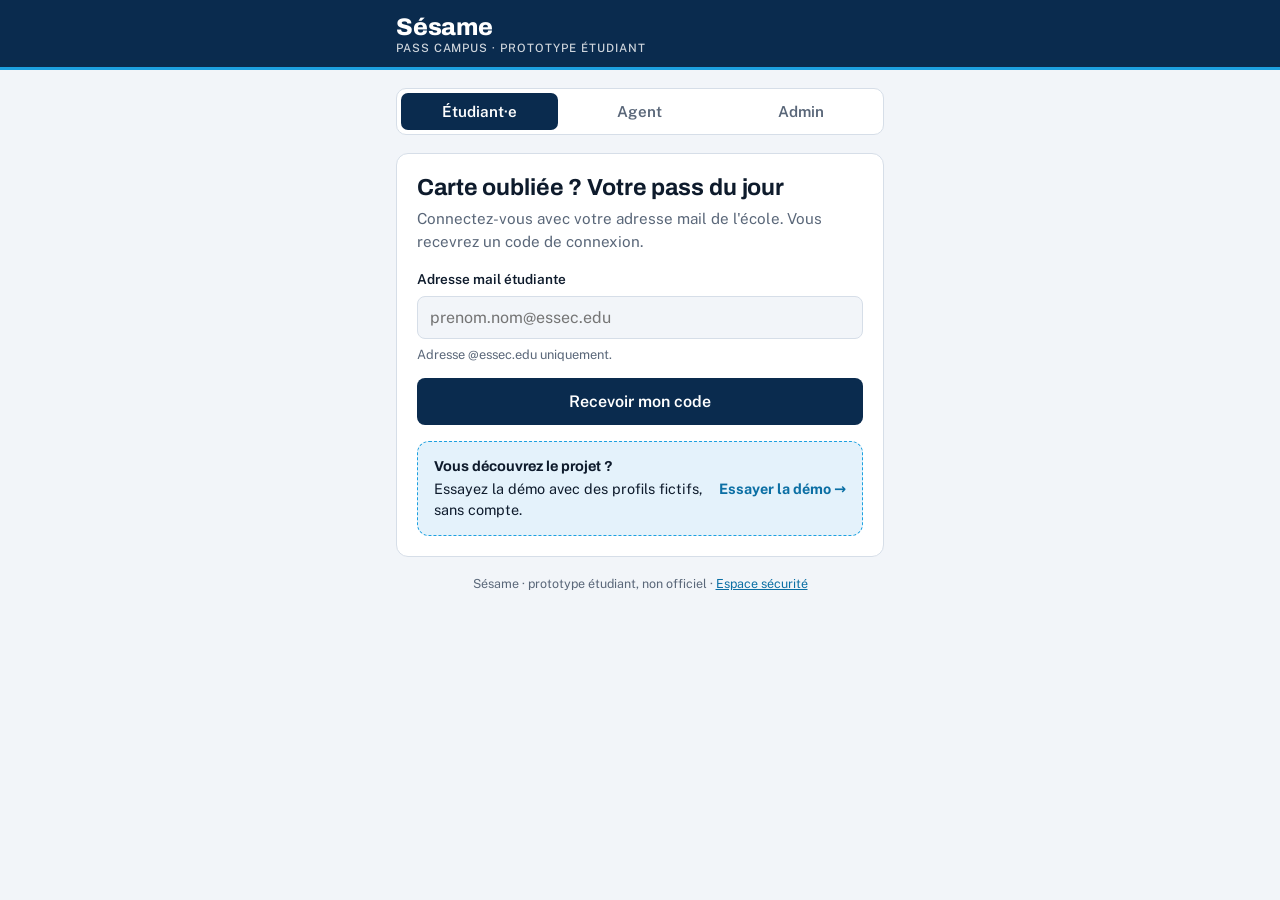
<file: site/index.html>
<!doctype html>
<html lang="fr">
<head>
<meta charset="utf-8">
<meta name="viewport" content="width=device-width,initial-scale=1,viewport-fit=cover">
<title>Sésame</title>
<meta name="description" content="Pass campus à usage unique, pour les jours où l'on a oublié sa carte étudiante.">
<meta name="theme-color" content="#0A2B4E">
<link rel="manifest" href="manifest.webmanifest">
<link rel="icon" href="icons/icon-192.png">
<link rel="apple-touch-icon" href="icons/apple-touch-icon.png">
<meta name="apple-mobile-web-app-capable" content="yes">
<meta name="mobile-web-app-capable" content="yes">
<meta name="apple-mobile-web-app-title" content="Sésame">
<meta name="apple-mobile-web-app-status-bar-style" content="black-translucent">
<link rel="preconnect" href="https://fonts.googleapis.com">
<link rel="preconnect" href="https://fonts.gstatic.com" crossorigin>
<link rel="stylesheet" href="https://fonts.googleapis.com/css2?family=Archivo:wght@500;600;700;800&family=Public+Sans:wght@400;500;600;700&family=JetBrains+Mono:wght@500;700&display=swap">
<link rel="stylesheet" href="style.css?v=5">
</head>
<body>
<header class="topbar">
  <div class="topbar-in">
    <div class="brand">Sésame<small>Pass campus · prototype étudiant</small></div>
  </div>
</header>

<main class="wrap">
  <div class="tabs" role="tablist">
    <button id="tab-etu" role="tab" aria-selected="true">Étudiant·e</button>
    <button id="tab-agent" role="tab" aria-selected="false">Agent</button>
    <a class="tab-link" href="admin.html">Admin</a>
  </div>

  <p class="note warn" id="cfgwarn" hidden>L'appli n'est pas encore reliée à sa base de données. Remplissez le fichier <b>config.js</b> (étape 2 du guide), puis remettez le site en ligne.</p>

  <!-- ================= ÉTUDIANT ================= -->
  <section id="v-etu" class="stack">

    <!-- 1. Adresse mail -->
    <div class="panel" id="s-email" hidden>
      <div>
        <h1 class="h">Carte oubliée ? Votre pass du jour</h1>
        <p class="lead">Connectez-vous avec votre adresse mail de l'école. Vous recevrez un code de connexion.</p>
      </div>
      <form id="f-email" novalidate>
        <label class="f">Adresse mail étudiante
          <input type="email" id="e-email" autocomplete="email" inputmode="email" placeholder="prenom.nom@essec.edu">
          <span class="hint" id="e-hint">Adresse @essec.edu uniquement.</span>
        </label>
        <p class="err" id="e-err" hidden></p>
        <button class="btn" type="submit" id="e-submit">Recevoir mon code</button>
      </form>
      <a class="demo-cta" href="demo.html">
        <span><b>Vous découvrez le projet ?</b>Essayez la démo avec des profils fictifs, sans compte.</span>
        <span class="demo-cta-go">Essayer la démo →</span>
      </a>
    </div>

    <!-- 2. Code reçu -->
    <div class="panel" id="s-code" hidden>
      <div>
        <h2 class="h">Entrez le code reçu par mail</h2>
        <p class="lead">Envoyé à <b id="c-to"></b>. Regardez aussi dans les courriers indésirables.</p>
      </div>
      <form id="f-code" novalidate>
        <label class="f">Code de connexion
          <input type="text" id="k-code" class="mono otp" inputmode="numeric" autocomplete="one-time-code" maxlength="10" placeholder="123456">
        </label>
        <p class="err" id="k-err" hidden></p>
        <button class="btn" type="submit" id="k-submit">Valider</button>
      </form>
      <div class="row-links">
        <button class="linkish" id="k-resend">Renvoyer le code</button>
        <button class="linkish" id="k-change">Changer d'adresse</button>
      </div>
    </div>

    <!-- 3. Inscription -->
    <div class="panel" id="s-reg" hidden>
      <div>
        <h2 class="h">Créez votre profil</h2>
        <p class="lead">Une seule fois. L'agent de sécurité verra votre photo, votre nom et votre numéro étudiant.</p>
      </div>
      <form id="f-reg" novalidate>
        <div class="row2">
          <label class="f">Prénom<input type="text" id="r-prenom" autocomplete="given-name"></label>
          <label class="f">Nom<input type="text" id="r-nom" autocomplete="family-name"></label>
        </div>
        <label class="f">Numéro étudiant
          <input type="text" id="r-b00" class="mono" placeholder="B00123456" maxlength="9" autocomplete="off" autocapitalize="characters">
          <span class="hint">B00 suivi de 6 chiffres</span>
        </label>
        <div class="photo-pick">
          <div class="ph" id="r-ph">Aucune photo</div>
          <div class="photo-txt">
            <span class="btn ghost">Prendre ma photo<input type="file" id="r-photo" accept="image/*" capture="user"></span>
            <span class="hint">Visage de face, bien éclairé. Elle ne pourra plus être modifiée ensuite.</span>
          </div>
        </div>
        <fieldset class="pinset">
          <legend>Votre code personnel</legend>
          <p class="hint">6 chiffres, à taper à chaque fois que vous générez un QR. Ne le donnez à personne.</p>
          <div class="row2">
            <label class="f">Code<input type="password" id="r-pin" class="mono pin" inputmode="numeric" maxlength="6" autocomplete="new-password"></label>
            <label class="f">Confirmer<input type="password" id="r-pin2" class="mono pin" inputmode="numeric" maxlength="6" autocomplete="new-password"></label>
          </div>
        </fieldset>
        <label class="check"><input type="checkbox" id="r-consent">
          <span>J'accepte que mes données soient utilisées pour le contrôle d'accès, comme décrit ci-dessous.</span></label>
        <details class="privacy-box"><summary>Ce que nous faisons de vos données</summary><div class="privacy"></div></details>
        <p class="err" id="r-err" hidden></p>
        <button class="btn" type="submit" id="r-submit">Créer mon pass</button>
      </form>
      <button class="linkish center" data-signout>Se déconnecter</button>
    </div>

    <!-- 3 bis. Consentement (comptes créés avant la v2) -->
    <div class="panel" id="s-consent" hidden>
      <div>
        <h2 class="h">Votre accord pour continuer</h2>
        <p class="lead">Nous avons ajouté une notice sur l'utilisation de vos données. Lisez-la, puis acceptez pour continuer à utiliser Sésame.</p>
      </div>
      <div class="privacy privacy-open"></div>
      <p class="err" id="g-err" hidden></p>
      <button class="btn" id="g-accept">J'accepte</button>
      <button class="linkish center" data-signout>Se déconnecter</button>
    </div>

    <!-- 3 ter. Nouvelle photo demandée par l'admin -->
    <div class="panel" id="s-photo" hidden>
      <div>
        <h2 class="h">Nouvelle photo demandée</h2>
        <p class="lead">L'équipe sécurité vous demande une photo plus récente ou plus nette. Visage de face, bien éclairé.</p>
      </div>
      <div class="photo-pick">
        <div class="ph" id="p-ph">Aucune photo</div>
        <span class="btn ghost">Prendre ma photo<input type="file" id="p-photo" accept="image/*" capture="user"></span>
      </div>
      <p class="err" id="p-err" hidden></p>
      <button class="btn" id="p-save">Enregistrer la photo</button>
    </div>

    <!-- 3 quater. Création du code personnel -->
    <div class="panel" id="s-setpin" hidden>
      <div>
        <h2 class="h">Choisissez votre code personnel</h2>
        <p class="lead">6 chiffres. Il vous sera demandé à chaque fois que vous générez un QR, pour être sûr que c'est bien vous. Ne le donnez à personne.</p>
      </div>
      <form id="f-setpin" novalidate>
        <div class="row2">
          <label class="f">Code<input type="password" id="n-pin" class="mono pin" inputmode="numeric" maxlength="6" autocomplete="new-password"></label>
          <label class="f">Confirmer<input type="password" id="n-pin2" class="mono pin" inputmode="numeric" maxlength="6" autocomplete="new-password"></label>
        </div>
        <p class="err" id="n-err" hidden></p>
        <button class="btn" type="submit" id="n-submit">Enregistrer mon code</button>
      </form>
      <button class="linkish center" data-signout>Se déconnecter</button>
    </div>

    <!-- 4. Carte + QR -->
    <div class="stack" id="stu-card" hidden>
      <div class="panel idcard">
        <div class="badge">
          <img id="c-photo" alt="Votre photo">
          <div class="who"><div class="name" id="c-name"></div><div class="b00" id="c-b00"></div></div>
        </div>
        <div class="quota"><span id="c-quota"></span><span class="dots" id="c-dots"></span></div>
      </div>

      <div class="panel">
        <div class="qrbox" id="c-qrbox" hidden>
          <div class="qr-frame">
            <div id="qr" aria-label="QR code à présenter à l'agent"></div>
          </div>
          <div class="qr-live" id="qr-live" hidden>
            <div class="qr-live-row"><span class="live-dot" aria-hidden="true"></span><b>En direct</b><span class="mono" id="qr-clock"></span><span class="qr-secs" id="qr-secs"></span></div>
            <div class="qr-track" aria-hidden="true"><i id="qr-bar"></i></div>
          </div>
          <div class="code" id="c-code"></div>
          <p class="meta">Nouveau QR toutes les 10 secondes : une capture d'écran ne passe pas.<br>Usage unique · valable aujourd'hui · montez la luminosité.</p>
          <button class="linkish" type="button" id="c-hide">Masquer le QR</button>
        </div>
        <form class="pinform" id="c-pinform" novalidate hidden>
          <label class="f">Votre code personnel
            <input type="password" id="c-pin" class="mono pin otp" inputmode="numeric" maxlength="6" autocomplete="off">
          </label>
          <p class="err" id="c-pin-err" hidden></p>
          <button class="btn big" type="submit" id="c-pin-ok">Valider</button>
          <button class="linkish center" type="button" id="c-pin-cancel">Annuler</button>
        </form>
        <div class="used-state" id="c-used" hidden><strong id="c-used-t"></strong><span>Ce QR ne fonctionne plus. Bonne journée !</span></div>
        <button class="btn big" id="c-gen" hidden>Générer un QR</button>
        <div class="alert" id="c-alert" hidden>
          <strong id="c-alert-t"></strong>
          <p id="c-alert-p"></p>
          <p class="reg" id="c-reg" hidden>Registraire : <a href="mailto:registraire@essec.edu">registraire@essec.edu</a></p>
        </div>
        <p class="err" id="c-err" hidden></p>
      </div>

      <div class="note install" id="install" hidden>
        <div><b>Installez Sésame sur votre téléphone</b><span id="install-txt"></span></div>
        <div class="install-actions">
          <button class="btn small" id="install-btn" hidden>Installer</button>
          <button class="linkish" id="install-x">Plus tard</button>
        </div>
      </div>

      <details class="panel mydata" id="mydata">
        <summary>Mes données</summary>
        <div class="privacy"></div>
        <div class="danger">
          <button class="btn ghost danger-btn" id="d-ask">Supprimer mon compte</button>
          <div class="confirm" id="d-confirm" hidden>
            <p>Votre profil, votre photo et vos QR seront supprimés définitivement. L'historique des passages (numéro B00, date et heure) est conservé.</p>
            <div class="confirm-actions">
              <button class="btn danger-solid" id="d-yes">Oui, supprimer</button>
              <button class="linkish" id="d-no">Annuler</button>
            </div>
          </div>
          <p class="err" id="d-err" hidden></p>
        </div>
      </details>

      <button class="linkish center" data-signout>Se déconnecter</button>
    </div>
  </section>

  <!-- ================= AGENT ================= -->
  <section id="v-agent" hidden>
    <div class="panel" id="ag-lock">
      <div><h2 class="h">Accès agent</h2><p class="lead">Entrez le code PIN du poste de sécurité.</p></div>
      <form id="f-pin" novalidate>
        <label class="f">Code PIN<input type="password" id="pin" inputmode="numeric" autocomplete="off"></label>
        <p class="err" id="pin-err" hidden></p>
        <button class="btn" type="submit" id="pin-submit">Déverrouiller</button>
      </form>
    </div>

    <div class="stack" id="ag-main" hidden>
      <div class="panel" id="ag-scanner">
        <div class="cam" id="cam">
          <video id="video" playsinline muted></video>
          <div class="frame" aria-hidden="true"><i></i><i></i><i></i><i></i></div>
          <button class="torch" id="torch" hidden aria-pressed="false">Lampe</button>
          <div class="cam-idle" id="cam-idle">
            <button class="btn big" id="cam-start">Activer la caméra</button>
            <p class="meta" id="cam-msg">Pointez ensuite le téléphone vers le QR : la vérification est automatique.</p>
          </div>
        </div>
        <p class="busy" id="ag-busy" hidden>Vérification…</p>
        <div class="or">si la caméra ne marche pas</div>
        <form class="manual" id="f-man" novalidate>
          <input type="text" id="man" class="mono" placeholder="K7QF-2MXP-0427" maxlength="14" autocomplete="off" autocapitalize="characters" aria-label="Code écrit sous le QR">
          <button class="btn" type="submit">Vérifier</button>
        </form>
        <span class="btn ghost">Prendre le QR en photo<input type="file" id="snap" accept="image/*" capture="environment"></span>
      </div>

      <div id="ag-result" class="stack" hidden>
        <div class="verdict">
          <div class="band" id="v-band"><b id="v-title"></b><span id="v-sub"></span></div>
          <div class="badge" id="v-badge" hidden>
            <img id="v-photo" alt="">
            <div class="who"><div class="name" id="v-name"></div><div class="b00" id="v-b00"></div></div>
          </div>
          <div class="vweek" id="v-week" hidden>
            <div class="vweek-head">Cette semaine</div>
            <div class="vweek-stats" id="v-week-stats"></div>
            <ul class="vweek-list" id="v-week-list"></ul>
          </div>
        </div>
        <button class="btn big next" id="v-next"><span>Scanner le suivant</span><i class="countdown" id="v-count"></i></button>
      </div>

      <div class="panel" id="ag-hist">
        <div class="hist-head">
          <h2 class="h">Passages du jour</h2>
          <div class="hist-tools">
            <button class="linkish" id="snd" aria-pressed="true">Son activé</button>
            <button class="linkish" id="h-refresh">Actualiser</button>
          </div>
        </div>
        <div class="chips" id="h-sum"></div>
        <ol class="hist" id="h-list"></ol>
        <p class="meta" id="h-empty" hidden>Aucun scan enregistré aujourd'hui.</p>
        <p class="err" id="h-err" hidden></p>
      </div>

      <button class="linkish center" id="ag-lockbtn">Verrouiller le poste</button>
    </div>
  </section>

  <footer class="foot">
    Sésame · prototype étudiant, non officiel · <a href="admin.html">Espace sécurité</a>
  </footer>
</main>

<template id="tpl-privacy">
  <p><b>Qui ?</b> Sésame est un prototype réalisé par des étudiant·es, testé avec l'équipe sécurité du campus. Ce n'est pas un service officiel de l'école.</p>
  <p><b>Quelles données ?</b> Votre adresse mail, vos prénom et nom, votre numéro étudiant (B00), votre photo, et l'historique de vos passages (date, heure, résultat du scan).</p>
  <p><b>Pourquoi ?</b> Uniquement pour permettre à l'agent de sécurité de vérifier votre identité les jours où vous avez oublié votre carte.</p>
  <p><b>Qui les voit ?</b> Les agents de sécurité au moment du scan, l'équipe sécurité dans son espace de suivi, et l'équipe du projet. Elles ne sont ni vendues ni partagées avec d'autres services.</p>
  <p><b>Où ?</b> Chez notre hébergeur de base de données (Supabase), dans l'Union européenne.</p>
  <p><b>Combien de temps ?</b> Votre profil et votre photo sont conservés jusqu'à ce que vous supprimiez votre compte. L'historique des passages est conservé pour le suivi de la sécurité, même après la suppression du compte.</p>
  <p><b>Vos droits.</b> Vous pouvez consulter, corriger ou supprimer vos données : bouton « Supprimer mon compte » dans « Mes données », ou en écrivant à <span class="contact"></span>.</p>
</template>

<script src="config.js?v=5"></script>
<script src="demo-server.js?v=5"></script>
<script src="common.js?v=5"></script>
<script src="vendor/qrcode.js"></script>
<script src="vendor/jsQR.js"></script>
<script src="app.js?v=5"></script>
</body>
</html>
</file>
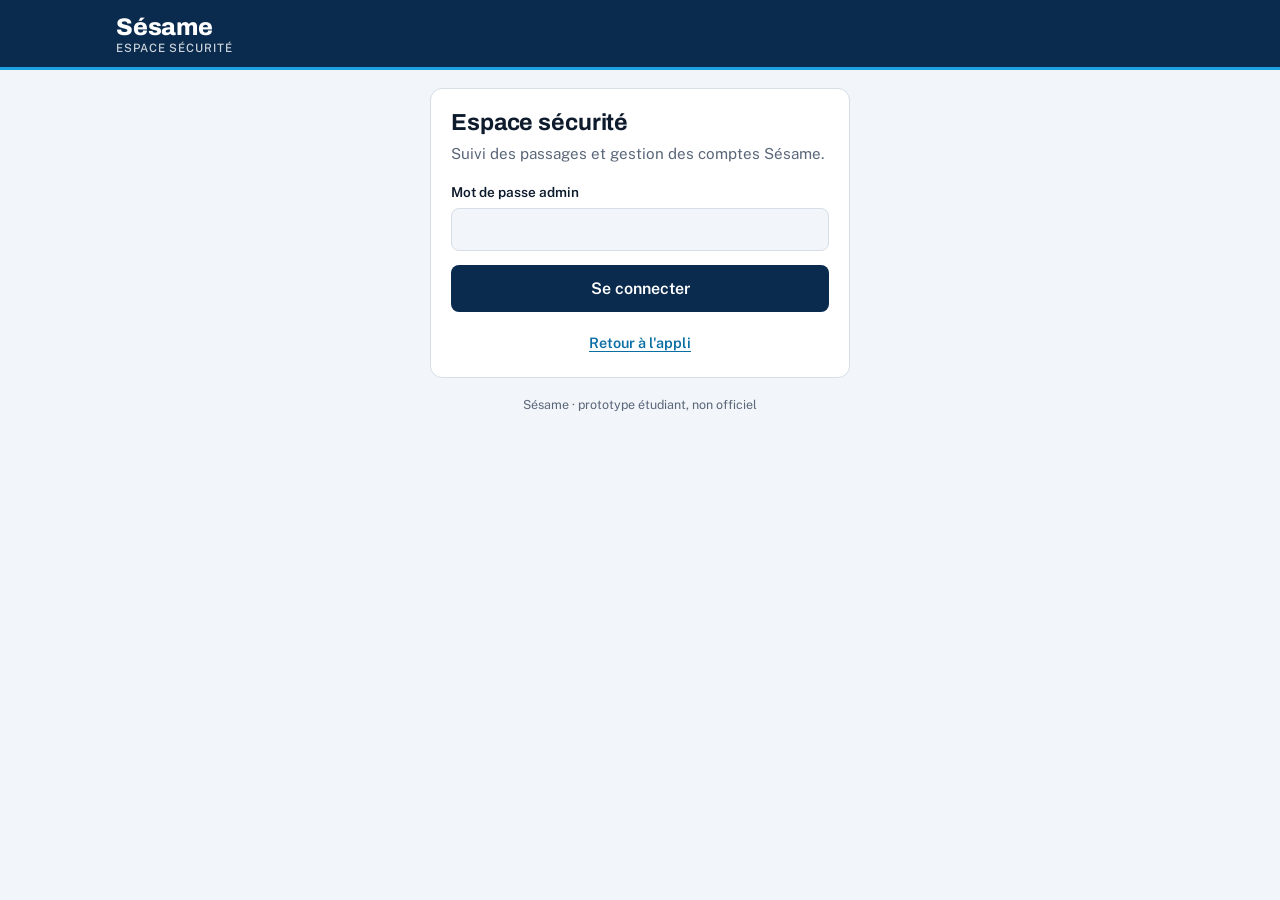
<file: site/admin.html>
<!doctype html>
<html lang="fr">
<head>
<meta charset="utf-8">
<meta name="viewport" content="width=device-width,initial-scale=1,viewport-fit=cover">
<title>Sésame · Espace sécurité</title>
<meta name="robots" content="noindex">
<meta name="theme-color" content="#0A2B4E">
<link rel="icon" href="icons/icon-192.png">
<link rel="preconnect" href="https://fonts.googleapis.com">
<link rel="preconnect" href="https://fonts.gstatic.com" crossorigin>
<link rel="stylesheet" href="https://fonts.googleapis.com/css2?family=Archivo:wght@500;600;700;800&family=Public+Sans:wght@400;500;600;700&family=JetBrains+Mono:wght@500;700&display=swap">
<link rel="stylesheet" href="style.css?v=5">
</head>
<body class="wide">
<header class="topbar">
  <div class="topbar-in">
    <div class="brand">Sésame<small>Espace sécurité</small></div>
    <button class="linkish" id="logout" hidden>Se déconnecter</button>
  </div>
</header>

<main class="wrap">
  <p class="note warn" id="cfgwarn" hidden>L'appli n'est pas encore reliée à sa base de données (config.js).</p>

  <!-- Connexion -->
  <div class="panel login" id="a-login">
    <div><h1 class="h">Espace sécurité</h1><p class="lead">Suivi des passages et gestion des comptes Sésame.</p></div>
    <form id="f-login" novalidate>
      <label class="f">Mot de passe admin<input type="password" id="a-pw" autocomplete="current-password"></label>
      <p class="err" id="a-err" hidden></p>
      <button class="btn" type="submit" id="a-submit">Se connecter</button>
    </form>
    <a class="linkish center" href="./">Retour à l'appli</a>
  </div>

  <div class="stack" id="a-main" hidden>
    <p class="note warn" id="a-default" hidden>Le mot de passe admin est encore celui par défaut. Changez-le dans <b>Réglages</b>.</p>

    <nav class="admin-nav" role="tablist">
      <button role="tab" data-tab="overview" aria-selected="true">Vue d'ensemble</button>
      <button role="tab" data-tab="history" aria-selected="false">Historique</button>
      <button role="tab" data-tab="students" aria-selected="false">Étudiants</button>
      <button role="tab" data-tab="settings" aria-selected="false">Réglages</button>
    </nav>

    <!-- Vue d'ensemble -->
    <section class="stack" id="t-overview">
      <div class="kpis">
        <div class="kpi ok"><span class="eyebrow">Aujourd'hui</span><span class="v" id="k-today-ok">–</span><span class="s">passages autorisés</span></div>
        <div class="kpi bad"><span class="eyebrow">Aujourd'hui</span><span class="v" id="k-today-bad">–</span><span class="s">scans refusés</span></div>
        <div class="kpi"><span class="eyebrow">Cette semaine</span><span class="v" id="k-week-ok">–</span><span class="s" id="k-week-s">passages autorisés</span></div>
        <div class="kpi"><span class="eyebrow">Inscrits</span><span class="v" id="k-students">–</span><span class="s" id="k-students-s">étudiants</span></div>
      </div>
      <div class="panel">
        <div class="row-end">
          <h2 class="h">14 derniers jours</h2>
          <div class="legend"><span><i style="background:var(--ok)"></i>Autorisés</span><span><i style="background:var(--bad)"></i>Refusés</span></div>
        </div>
        <div id="chart"></div>
      </div>
      <div class="panel">
        <div class="row-end"><h2 class="h">Derniers scans</h2><button class="linkish" data-goto="history">Tout l'historique</button></div>
        <div class="table-wrap"><table class="t"><thead><tr><th>Date</th><th>Heure</th><th>Étudiant·e</th><th>B00</th><th>Résultat</th></tr></thead><tbody id="o-last"></tbody></table></div>
      </div>
    </section>

    <!-- Historique -->
    <section class="stack" id="t-history" hidden>
      <div class="panel">
        <form class="filters" id="f-hist" novalidate>
          <label class="f">Rechercher<input type="search" id="h-q" placeholder="Nom, prénom ou B00"></label>
          <label class="f">Du<input type="date" id="h-from"></label>
          <label class="f">Au<input type="date" id="h-to"></label>
          <button class="btn" type="submit">Filtrer</button>
        </form>
        <div class="row-end">
          <span class="meta" id="h-count"></span>
          <button class="btn ghost small" id="h-csv">Exporter en CSV</button>
        </div>
        <div class="table-wrap"><table class="t"><thead><tr><th>Date</th><th>Heure</th><th>Étudiant·e</th><th>B00</th><th>Code QR</th><th>Résultat</th></tr></thead><tbody id="h-rows"></tbody></table></div>
        <button class="btn ghost" id="h-more" hidden>Afficher plus</button>
        <p class="err" id="h-err" hidden></p>
      </div>
    </section>

    <!-- Étudiants -->
    <section class="stack" id="t-students" hidden>
      <div class="panel" id="sd" hidden>
        <div class="row-end"><h2 class="h" id="sd-name"></h2><button class="linkish" id="sd-close">Fermer</button></div>
        <div class="student-detail">
          <img id="sd-photo" alt="">
          <div class="stack">
            <dl class="facts">
              <dt>B00</dt><dd class="b00" id="sd-b00"></dd>
              <dt>Mail</dt><dd id="sd-email"></dd>
              <dt>Inscrit·e le</dt><dd id="sd-created"></dd>
              <dt>Accord RGPD</dt><dd id="sd-consent"></dd>
              <dt>Code personnel</dt><dd id="sd-pin"></dd>
            </dl>
            <div class="chips" id="sd-chips"></div>
          </div>
        </div>
        <div class="actions">
          <button class="btn small" id="sd-block"></button>
          <button class="btn ghost small" id="sd-reset">Remettre le compteur de la semaine à zéro</button>
          <button class="btn ghost small" id="sd-photo-btn">Demander une nouvelle photo</button>
          <button class="btn ghost small" id="sd-pin-btn">Réinitialiser le code personnel</button>
          <button class="btn ghost small danger-btn" id="sd-del">Supprimer le compte</button>
        </div>
        <div class="confirm" id="sd-confirm" hidden>
          <p>Le profil, la photo et les QR de cet étudiant seront supprimés. L'historique des passages est conservé.</p>
          <div class="confirm-actions"><button class="btn small danger-solid" id="sd-del-yes">Oui, supprimer</button><button class="linkish" id="sd-del-no">Annuler</button></div>
        </div>
        <p class="ok-msg" id="sd-ok" hidden></p>
        <p class="err" id="sd-err" hidden></p>
        <div>
          <div class="eyebrow">50 derniers scans</div>
          <ul class="vweek-list" id="sd-scans"></ul>
        </div>
      </div>

      <div class="panel">
        <form class="manual" id="f-stu" novalidate>
          <input type="search" id="s-q" placeholder="Rechercher : nom, B00 ou mail" aria-label="Rechercher un étudiant">
          <button class="btn" type="submit">Rechercher</button>
        </form>
        <span class="meta" id="s-count"></span>
        <div class="table-wrap"><table class="t"><thead><tr><th>Étudiant·e</th><th>B00</th><th>QR semaine</th><th>Passages</th><th>Dernier passage</th><th>Statut</th></tr></thead><tbody id="s-rows"></tbody></table></div>
        <p class="err" id="s-err" hidden></p>
      </div>
    </section>

    <!-- Réglages -->
    <section class="stack" id="t-settings" hidden>
      <div class="settings">
        <div class="panel setting">
          <h2 class="h">QR par semaine</h2>
          <p class="lead">Nombre maximum de QR qu'un étudiant peut générer du lundi au dimanche.</p>
          <form id="f-limit" novalidate><div class="inline"><input type="number" id="set-limit" min="1" max="99" inputmode="numeric" aria-label="QR par semaine"><button class="btn" type="submit">Enregistrer</button></div>
          <p class="ok-msg" hidden></p><p class="err" hidden></p></form>
        </div>
        <div class="panel setting">
          <h2 class="h">Code PIN des agents</h2>
          <p class="lead">4 à 8 chiffres. Les agents connectés devront saisir le nouveau code.</p>
          <form id="f-pin" novalidate><div class="inline"><input type="text" id="set-pin" inputmode="numeric" autocomplete="off" aria-label="Code PIN des agents"><button class="btn" type="submit">Enregistrer</button></div>
          <p class="ok-msg" hidden></p><p class="err" hidden></p></form>
        </div>
        <div class="panel setting">
          <h2 class="h">Adresses autorisées</h2>
          <p class="lead">Seules les adresses de ce domaine peuvent s'inscrire. Laissez vide pour toutes les accepter (tests).</p>
          <form id="f-domain" novalidate><div class="inline"><input type="text" id="set-domain" placeholder="essec.edu" autocomplete="off" aria-label="Domaine des adresses mail"><button class="btn" type="submit">Enregistrer</button></div>
          <p class="ok-msg" hidden></p><p class="err" hidden></p></form>
        </div>
        <div class="panel setting">
          <h2 class="h">Mot de passe admin</h2>
          <p class="lead">8 caractères minimum.</p>
          <form id="f-pw" novalidate>
            <input type="password" id="set-pw" autocomplete="new-password" placeholder="Nouveau mot de passe" aria-label="Nouveau mot de passe">
            <input type="password" id="set-pw2" autocomplete="new-password" placeholder="Confirmer" aria-label="Confirmer le mot de passe">
            <button class="btn" type="submit">Changer le mot de passe</button>
            <p class="ok-msg" hidden></p><p class="err" hidden></p>
          </form>
        </div>
      </div>
    </section>
  </div>

  <footer class="foot">Sésame · prototype étudiant, non officiel</footer>
</main>

<script src="config.js?v=5"></script>
<script src="demo-server.js?v=5"></script>
<script src="common.js?v=5"></script>
<script src="admin.js?v=5"></script>
</body>
</html>
</file>
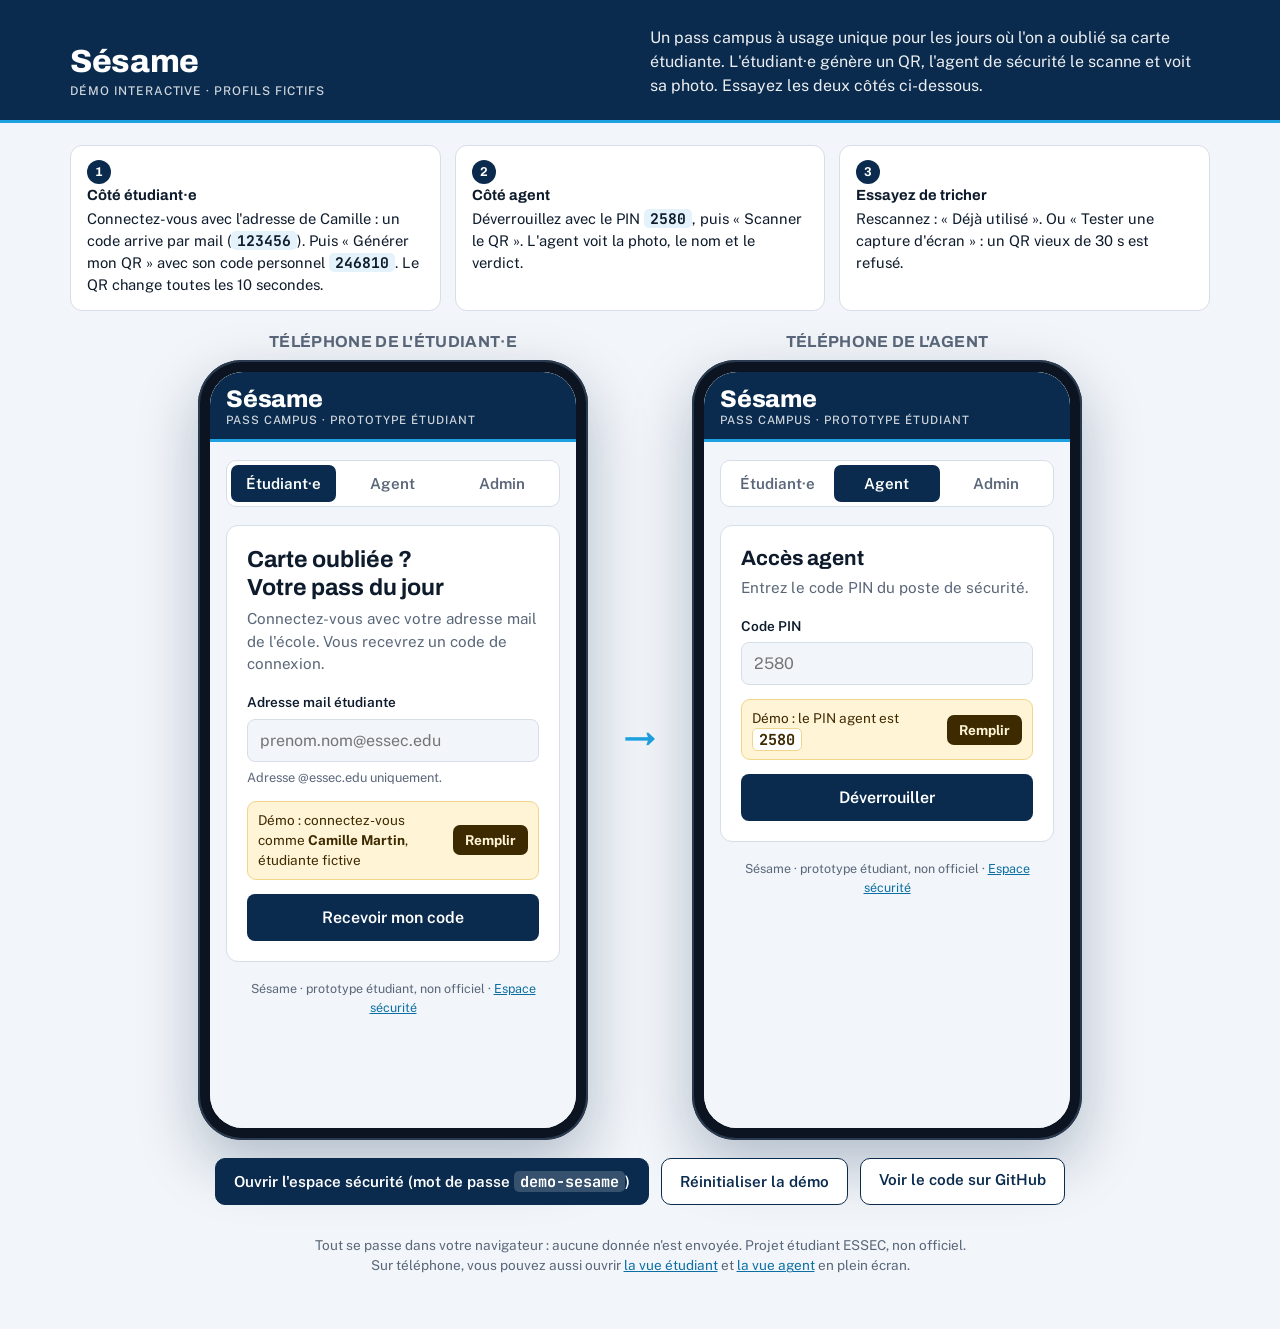
<file: site/demo.html>
<!doctype html>
<html lang="fr">
<head>
<meta charset="utf-8">
<meta name="viewport" content="width=device-width,initial-scale=1">
<title>Sésame · démo interactive</title>
<meta name="description" content="Démo de Sésame : un pass campus à usage unique pour les étudiants qui ont oublié leur carte. Profils fictifs, sans compte.">
<meta name="theme-color" content="#0A2B4E">
<link rel="icon" href="icons/icon-192.png">
<link rel="preconnect" href="https://fonts.googleapis.com">
<link rel="preconnect" href="https://fonts.gstatic.com" crossorigin>
<link rel="stylesheet" href="https://fonts.googleapis.com/css2?family=Archivo:wght@500;600;700;800&family=Public+Sans:wght@400;500;600;700&family=JetBrains+Mono:wght@500;700&display=swap">
<style>
  :root{--brand:#0A2B4E;--brand-2:#1DA1E0;--paper:#F2F5F9;--ink:#0E1B2C;--muted:#5A6779;--line:#D6DEE8;--soft:#E4F2FB;
    --f-display:"Archivo","Helvetica Neue",Arial,sans-serif;--f-body:"Public Sans",system-ui,-apple-system,"Segoe UI",sans-serif;
    --f-mono:"JetBrains Mono",ui-monospace,Menlo,monospace}
  *{box-sizing:border-box}
  body{margin:0;background:var(--paper);color:var(--ink);font-family:var(--f-body);line-height:1.5}
  header{background:var(--brand);color:#fff;border-bottom:3px solid var(--brand-2)}
  .in{max-width:1180px;margin:0 auto;padding:0 20px}
  .hero{display:flex;flex-wrap:wrap;align-items:flex-end;justify-content:space-between;gap:16px;padding-block:26px 22px}
  .brand{font-family:var(--f-display);font-weight:800;font-size:2rem;letter-spacing:-.01em;line-height:1}
  .brand small{display:block;font:500 .75rem var(--f-body);letter-spacing:.08em;text-transform:uppercase;opacity:.8;margin-top:6px}
  .pitch{max-width:560px;margin:0;font-size:1rem;opacity:.92}
  .steps{display:grid;grid-template-columns:repeat(3,1fr);gap:14px;margin:22px auto 6px}
  .step{background:#fff;border:1px solid var(--line);border-radius:12px;padding:14px 16px;font-size:.92rem}
  .step b{font-family:var(--f-display);display:block;margin-bottom:2px}
  .step .n{display:inline-grid;place-items:center;width:24px;height:24px;border-radius:50%;background:var(--brand);color:#fff;font:700 .8rem var(--f-display);margin-right:6px}
  code{font-family:var(--f-mono);font-weight:700;background:var(--soft);border-radius:5px;padding:0 6px}
  .stage{display:flex;justify-content:center;align-items:flex-start;gap:36px;margin:22px auto 10px;flex-wrap:wrap}
  .device{display:flex;flex-direction:column;align-items:center;gap:10px}
  .device h2{margin:0;font:700 1rem var(--f-display);letter-spacing:.02em;text-transform:uppercase;color:var(--muted)}
  .phone{width:390px;height:780px;border-radius:44px;background:#0B1420;padding:12px;box-shadow:0 24px 60px rgba(10,43,78,.28),inset 0 0 0 2px #2A3A50}
  .phone iframe{width:100%;height:100%;border:0;border-radius:33px;background:var(--paper);display:block}
  .arrow{align-self:center;font:800 2rem var(--f-display);color:var(--brand-2)}
  .actions{display:flex;flex-wrap:wrap;justify-content:center;gap:12px;margin:18px 0 8px}
  .btn{font:600 .95rem var(--f-body);border-radius:10px;padding:12px 18px;border:1px solid var(--brand);background:var(--brand);color:#fff;text-decoration:none;cursor:pointer}
  .btn.ghost{background:#fff;color:var(--brand)}
  .foot{text-align:center;color:var(--muted);font-size:.85rem;padding:16px 20px 40px}
  .foot a{color:#0B6FA4}
  @media (max-width:900px){
    .steps{grid-template-columns:1fr}.arrow{display:none}
    .phone{width:min(390px,94vw);height:720px}
  }
</style>
</head>
<body>
<header>
  <div class="in hero">
    <div class="brand">Sésame<small>Démo interactive · profils fictifs</small></div>
    <p class="pitch">Un pass campus à usage unique pour les jours où l'on a oublié sa carte étudiante. L'étudiant·e génère un QR, l'agent de sécurité le scanne et voit sa photo. Essayez les deux côtés ci-dessous.</p>
  </div>
</header>

<main class="in">
  <div class="steps">
    <div class="step"><span class="n">1</span><b>Côté étudiant·e</b>Connectez-vous avec l'adresse de Camille : un code arrive par mail (<code>123456</code>). Puis « Générer mon QR » avec son code personnel <code>246810</code>. Le QR change toutes les 10 secondes.</div>
    <div class="step"><span class="n">2</span><b>Côté agent</b>Déverrouillez avec le PIN <code>2580</code>, puis « Scanner le QR ». L'agent voit la photo, le nom et le verdict.</div>
    <div class="step"><span class="n">3</span><b>Essayez de tricher</b>Rescannez : « Déjà utilisé ». Ou « Tester une capture d'écran » : un QR vieux de 30 s est refusé.</div>
  </div>

  <div class="stage">
    <div class="device"><h2>Téléphone de l'étudiant·e</h2><div class="phone"><iframe id="f-etu" title="Appli étudiant" src="index.html?demo&v=5#etudiant"></iframe></div></div>
    <div class="arrow" aria-hidden="true">→</div>
    <div class="device"><h2>Téléphone de l'agent</h2><div class="phone"><iframe id="f-agent" title="Appli agent" src="index.html?demo&v=5#agent"></iframe></div></div>
  </div>

  <div class="actions">
    <a class="btn" href="admin.html?demo" target="_blank" rel="noopener">Ouvrir l'espace sécurité (mot de passe <code style="background:rgba(255,255,255,.18);color:#fff">demo-sesame</code>)</a>
    <button class="btn ghost" id="reset" type="button">Réinitialiser la démo</button>
    <a class="btn ghost" href="https://github.com/sesame-campus/sesame">Voir le code sur GitHub</a>
  </div>
</main>

<p class="foot">Tout se passe dans votre navigateur : aucune donnée n'est envoyée. Projet étudiant ESSEC, non officiel.<br>
Sur téléphone, vous pouvez aussi ouvrir <a href="index.html?demo#etudiant">la vue étudiant</a> et <a href="index.html?demo#agent">la vue agent</a> en plein écran.</p>

<script>
  document.getElementById("reset").onclick = function () {
    try {
      Object.keys(localStorage).forEach(function (k) { if (k.indexOf("sesame-demo.") === 0) localStorage.removeItem(k); });
      Object.keys(sessionStorage).forEach(function (k) { if (k.indexOf("sesame-demo.") === 0) sessionStorage.removeItem(k); });
    } catch (e) {}
    // L'étudiante d'abord (elle recrée la base), puis l'agent.
    var etu = document.getElementById("f-etu"), ag = document.getElementById("f-agent");
    etu.onload = function () { etu.onload = null; ag.contentWindow.location.reload(); };
    etu.contentWindow.location.reload();
  };
</script>
</body>
</html>
</file>
<file: site/style.css>
/* =============================================================
   Sésame — styles
   Layout : une colonne téléphone sous un bandeau bleu marine ; l'espace admin s'élargit en grille.
   Couleurs inspirées de l'identité ESSEC (bleu marine + bleu ESSEC #1DA1E0).
   👉 Pour appliquer la charte officielle : changer uniquement les variables ci-dessous.
   ============================================================= */
:root{
  --brand:#0A2B4E;        /* bleu marine : bandeau, boutons */
  --brand-ink:#FFFFFF;    /* texte sur bleu marine */
  --brand-2:#1DA1E0;      /* bleu ESSEC : filets, accents */
  --link:#0B6FA4;         /* bleu ESSEC assombri, lisible sur fond clair */
  --paper:#F2F5F9; --surface:#FFFFFF; --ink:#0E1B2C; --muted:#5A6779; --line:#D6DEE8;
  --soft:#E4F2FB;
  --ok:#1B7A45; --bad:#B42C2C; --warn:#A35F08; --on-status:#FFFFFF;
  --qr-bg:#FFFFFF; --qr-ink:#0B1420; --cam-bg:#07121F;
  --f-display:"Archivo","Helvetica Neue",Arial,sans-serif;
  --f-body:"Public Sans",system-ui,-apple-system,"Segoe UI",sans-serif;
  --f-mono:"JetBrains Mono",ui-monospace,"SFMono-Regular",Menlo,monospace;
  color-scheme:light;
}
@media (prefers-color-scheme:dark){:root{
  --brand:#0A2B4E; --brand-ink:#FFFFFF; --brand-2:#36B0E8; --link:#6CC6EF;
  --paper:#08111D; --surface:#0F1C2D; --ink:#E5ECF4; --muted:#93A2B5; --line:#203149;
  --soft:#102C45;
  --ok:#2E9C5C; --bad:#D24A44; --warn:#C7861F;
  color-scheme:dark}}
@media (prefers-color-scheme:dark){.btn:not(.ghost){background:var(--brand-2);color:#04121F}}

*{box-sizing:border-box}
html{-webkit-text-size-adjust:100%}
body{margin:0;background:var(--paper);color:var(--ink);font-family:var(--f-body);font-size:16px;line-height:1.5;
  padding-bottom:env(safe-area-inset-bottom,0px)}
[hidden]{display:none!important}
img{max-width:100%}
a{color:var(--link)}

/* ---------- bandeau ---------- */
.topbar{background:var(--brand);color:var(--brand-ink);border-bottom:3px solid var(--brand-2);
  padding-top:env(safe-area-inset-top,0px)}
.topbar-in{max-width:520px;margin:0 auto;padding-left:max(16px,env(safe-area-inset-left,0px));padding-right:max(16px,env(safe-area-inset-right,0px));
  padding-block:14px 12px;display:flex;align-items:center;justify-content:space-between;gap:12px}
.wide .topbar-in{max-width:1080px}
.brand{font-family:var(--f-display);font-weight:800;font-size:1.5rem;letter-spacing:-.01em;line-height:1.1}
.brand small{display:block;font-family:var(--f-body);font-weight:500;font-size:.72rem;letter-spacing:.08em;text-transform:uppercase;opacity:.8;margin-top:2px}
.topbar .linkish{color:var(--brand-ink)}

.wrap{max-width:520px;margin:0 auto;padding-left:max(16px,env(safe-area-inset-left,0px));padding-right:max(16px,env(safe-area-inset-right,0px));
  padding-block:18px 32px;display:flex;flex-direction:column;gap:18px}
.wide .wrap{max-width:1080px}
.stack{display:flex;flex-direction:column;gap:16px}

.tabs{grid-template-columns:1fr 1fr 1fr!important}
.tab-link{display:flex;align-items:center;justify-content:center;font:600 .95rem var(--f-body);border-radius:7px;padding:10px 8px;color:var(--muted);text-decoration:none}
.tab-link:hover{color:var(--ink)}
.tabs,.seg{display:grid;grid-template-columns:1fr 1fr;background:var(--surface);border:1px solid var(--line);border-radius:10px;padding:4px;gap:4px}
.tabs button,.seg button{font:600 .95rem var(--f-body);border:0;border-radius:7px;padding:10px 8px;background:transparent;color:var(--muted);cursor:pointer}
.tabs button[aria-selected="true"]{background:var(--brand);color:var(--brand-ink)}

.h{font-family:var(--f-display);font-weight:700;font-size:1.3rem;line-height:1.2;margin:0;text-wrap:balance;letter-spacing:-.005em}
h1.h{font-size:1.45rem}
.lead{color:var(--muted);margin:6px 0 0;font-size:.95rem}
.panel{background:var(--surface);border:1px solid var(--line);border-radius:12px;padding:20px;display:flex;flex-direction:column;gap:16px;min-width:0}
form{display:flex;flex-direction:column;gap:14px}
.row2{display:grid;grid-template-columns:1fr 1fr;gap:12px}
@media (max-width:360px){.row2{grid-template-columns:1fr}}
label.f{display:flex;flex-direction:column;gap:6px;font-size:.85rem;font-weight:600;min-width:0}
.hint{font-weight:400;color:var(--muted);font-size:.8rem}
input[type=text],input[type=email],input[type=password],input[type=number],input[type=date],input[type=search]{
  font:400 1rem var(--f-body);padding:11px 12px;border:1px solid var(--line);border-radius:8px;background:var(--paper);color:var(--ink);width:100%;min-width:0}
input.mono{font-family:var(--f-mono);letter-spacing:.04em;text-transform:uppercase}
input.otp{font-size:1.5rem;letter-spacing:.35em;text-align:center;padding:14px}
input:focus-visible,button:focus-visible,summary:focus-visible,a:focus-visible{outline:2px solid var(--brand-2);outline-offset:2px}
.btn:focus-within{outline:2px solid var(--brand-2);outline-offset:2px}

.btn{display:inline-flex;align-items:center;justify-content:center;gap:8px;font:600 1rem var(--f-body);border:0;border-radius:8px;padding:14px 18px;
  background:var(--brand);color:var(--brand-ink);cursor:pointer;text-align:center;position:relative;overflow:hidden;text-decoration:none}
.btn.ghost{background:transparent;color:var(--link);border:1px solid var(--line)}
.btn.big{padding:18px;font-size:1.08rem}
.btn.small{padding:8px 14px;font-size:.9rem}
.btn[disabled]{opacity:.45;cursor:not-allowed}
.btn input[type=file]{position:absolute;inset:0;opacity:0;cursor:pointer;width:100%;font-size:0}
.linkish{background:none;border:0;color:var(--link);font:600 .9rem var(--f-body);cursor:pointer;padding:6px 0;text-decoration:underline;text-underline-offset:3px}
.linkish[disabled]{color:var(--muted);text-decoration:none;cursor:default}
.center{align-self:center}
.row-links{display:flex;justify-content:space-between;gap:12px;flex-wrap:wrap}

.check{display:grid;grid-template-columns:22px 1fr;gap:10px;align-items:start;font-size:.9rem;cursor:pointer}
.check input{width:20px;height:20px;margin:2px 0 0;accent-color:var(--brand)}

.photo-pick{display:flex;align-items:center;gap:14px}
.photo-txt{display:flex;flex-direction:column;gap:6px;min-width:0}
.ph{width:76px;height:76px;border-radius:10px;background:var(--paper);border:1px dashed var(--line);flex:none;overflow:hidden;display:grid;place-items:center;color:var(--muted);font-size:.7rem;text-align:center;padding:4px}
.ph img{width:100%;height:100%;object-fit:cover}
.err{color:var(--bad);font-size:.9rem;margin:0}
.ok-msg{color:var(--ok);font-size:.9rem;margin:0;font-weight:600}
.note{font-size:.85rem;color:var(--ink);background:var(--soft);border-radius:10px;padding:12px 14px;margin:0}
.note.warn{border:1px solid var(--warn)}
.install{display:flex;flex-direction:column;gap:10px}
.install b{display:block}
.install span{color:var(--muted)}
.install-actions{display:flex;gap:16px;align-items:center}

/* ---------- code personnel ---------- */
fieldset.pinset{border:1px solid var(--line);border-radius:10px;padding:12px 14px 14px;margin:0;display:flex;flex-direction:column;gap:10px;min-width:0}
fieldset.pinset legend{font-weight:700;font-size:.9rem;padding:0 6px}
fieldset.pinset .hint{margin:0}
input.pin{letter-spacing:.3em;text-transform:none}
.pinform{gap:10px}

/* ---------- RGPD ---------- */
.privacy{display:flex;flex-direction:column;gap:8px;font-size:.88rem;color:var(--ink)}
.privacy p{margin:0}
.privacy b{font-weight:700}
.privacy-open{background:var(--paper);border-radius:10px;padding:14px}
details.privacy-box{border:1px solid var(--line);border-radius:10px;padding:10px 14px}
details.privacy-box summary{cursor:pointer;font-weight:600;font-size:.9rem;color:var(--link)}
details.privacy-box[open] summary{margin-bottom:10px}
details.mydata summary{cursor:pointer;font-family:var(--f-display);font-weight:700;font-size:1.05rem}
.danger{border-top:1px solid var(--line);padding-top:14px;display:flex;flex-direction:column;gap:10px}
.btn.ghost.danger-btn,.danger-btn{color:var(--bad)}
.danger-solid{background:var(--bad)!important;color:#FFFFFF!important}
.confirm{display:flex;flex-direction:column;gap:10px;font-size:.9rem}
.confirm p{margin:0}
.confirm-actions{display:flex;gap:16px;align-items:center;flex-wrap:wrap}

/* ---------- carte étudiant ---------- */
.idcard{border-top:4px solid var(--brand-2)}
.badge{display:grid;grid-template-columns:88px 1fr;gap:16px;align-items:center}
.badge img{width:88px;height:88px;border-radius:10px;object-fit:cover;background:var(--paper)}
.who{min-width:0}
.name{font-family:var(--f-display);font-weight:700;font-size:1.25rem;line-height:1.2;overflow-wrap:anywhere}
.b00{font-family:var(--f-mono);font-weight:700;font-size:.95rem;letter-spacing:.06em;color:var(--link)}
.quota{display:flex;align-items:center;justify-content:space-between;gap:12px;border-top:1px solid var(--line);padding-top:14px;font-size:.9rem;font-variant-numeric:tabular-nums}
.quota span:first-child{min-width:0}
.dots{display:flex;gap:5px;flex:none}
.dots i{width:11px;height:11px;border-radius:50%;border:2px solid var(--brand-2)}
.dots i.used{background:var(--brand-2)}

.qrbox{background:var(--qr-bg);border-radius:12px;padding:18px;display:flex;flex-direction:column;align-items:center;gap:10px;color:var(--qr-ink);border:1px solid var(--line)}
#qr{width:min(260px,72vw);max-width:100%;aspect-ratio:1}
#qr svg{width:100%;height:100%;display:block}
.code{font-family:var(--f-mono);font-weight:700;font-size:1.15rem;letter-spacing:.12em}
.meta{font-size:.85rem;color:var(--muted);text-align:center;margin:0}
.qrbox .meta{color:#4A5668}
.used-state{text-align:center;padding:18px;border-radius:12px;background:var(--soft);display:flex;flex-direction:column;gap:4px}
.used-state strong{font-family:var(--f-display);font-size:1.2rem}
.used-state span{color:var(--muted);font-size:.9rem}

.alert{border-radius:12px;padding:16px;display:flex;flex-direction:column;gap:6px;border:1px solid}
.alert strong{font-family:var(--f-display);font-size:1.1rem;line-height:1.25}
.alert p{margin:0;font-size:.92rem}
.alert.warn{border-color:var(--warn);background:color-mix(in srgb,var(--warn) 12%,var(--surface))}
.alert.bad{border-color:var(--bad);background:color-mix(in srgb,var(--bad) 10%,var(--surface))}
.alert.warn strong{color:var(--warn)} .alert.bad strong{color:var(--bad)}
.alert .reg{font-weight:600}
.alert .reg a{overflow-wrap:anywhere;user-select:all}

/* ---------- scanner ---------- */
.cam{position:relative;aspect-ratio:1;width:100%;max-width:100%;background:var(--cam-bg);border-radius:12px;overflow:hidden}
.cam video{width:100%;height:100%;object-fit:cover;display:block}
.frame{position:absolute;inset:16%;pointer-events:none}
.frame i{position:absolute;width:28px;height:28px;border:4px solid #FFFFFF;opacity:.9}
.frame i:nth-child(1){top:0;left:0;border-right:0;border-bottom:0;border-top-left-radius:8px}
.frame i:nth-child(2){top:0;right:0;border-left:0;border-bottom:0;border-top-right-radius:8px}
.frame i:nth-child(3){bottom:0;left:0;border-right:0;border-top:0;border-bottom-left-radius:8px}
.frame i:nth-child(4){bottom:0;right:0;border-left:0;border-top:0;border-bottom-right-radius:8px}
.torch{position:absolute;right:12px;bottom:12px;font:600 .85rem var(--f-body);padding:8px 12px;border-radius:999px;border:1px solid rgba(255,255,255,.5);background:rgba(7,18,31,.6);color:#FFFFFF;cursor:pointer}
.torch[aria-pressed="true"]{background:#FFFFFF;color:#07121F}
.cam-idle{position:absolute;inset:0;display:flex;flex-direction:column;align-items:center;justify-content:center;gap:12px;padding:24px;background:var(--surface)}
.or{display:flex;align-items:center;gap:10px;color:var(--muted);font-size:.8rem}
.or::before,.or::after{content:"";flex:1;height:1px;background:var(--line)}
.manual{display:grid;grid-template-columns:1fr auto;gap:8px}
.busy{font-size:.95rem;color:var(--muted);text-align:center;margin:0}

/* ---------- verdict ---------- */
.verdict{border-radius:12px;overflow:hidden;border:1px solid var(--line);background:var(--surface)}
.band{padding:24px 20px;color:var(--on-status);display:flex;flex-direction:column;gap:4px}
.band b{font-family:var(--f-display);font-weight:800;font-size:2.2rem;letter-spacing:.01em;line-height:1.05}
.band span{font-size:.95rem}
.band.ok{background:var(--ok)} .band.bad{background:var(--bad)} .band.warn{background:var(--warn)} .band.none{background:var(--muted)}
.verdict .badge{padding:20px;grid-template-columns:128px 1fr}
.verdict .badge img{width:128px;height:128px}
@media (max-width:360px){.verdict .badge{grid-template-columns:1fr}}
@media (prefers-reduced-motion:no-preference){.verdict{animation:pop .22s ease-out}@keyframes pop{from{transform:scale(.97);opacity:.6}to{transform:none;opacity:1}}}
.next{flex-direction:column;gap:0}
.countdown{position:absolute;left:0;bottom:0;height:4px;width:100%;background:var(--brand-2);transform-origin:left;transform:scaleX(0)}
.countdown.run{animation:countdown 4s linear forwards}
@keyframes countdown{from{transform:scaleX(1)}to{transform:scaleX(0)}}
@media (prefers-reduced-motion:reduce){.countdown.run{animation:none;transform:scaleX(0)}}

.vweek{border-top:1px solid var(--line);padding:16px 20px 20px;display:flex;flex-direction:column;gap:10px}
.vweek-head,.eyebrow{font-size:.72rem;font-weight:700;letter-spacing:.09em;text-transform:uppercase;color:var(--muted)}
.vweek-stats,.chips{display:flex;flex-wrap:wrap;gap:8px}
.chip{display:inline-flex;align-items:center;gap:6px;font-size:.82rem;font-weight:600;padding:4px 10px;border-radius:999px;background:var(--paper);border:1px solid var(--line);font-variant-numeric:tabular-nums;white-space:nowrap}
.chip.ok{color:var(--ok);border-color:color-mix(in srgb,var(--ok) 40%,var(--line))}
.chip.bad{color:var(--bad);border-color:color-mix(in srgb,var(--bad) 40%,var(--line))}
.chip.warn{color:var(--warn);border-color:color-mix(in srgb,var(--warn) 40%,var(--line))}
.vweek-list{list-style:none;margin:0;padding:0;display:flex;flex-direction:column;gap:4px;font-size:.9rem;font-variant-numeric:tabular-nums}
.vweek-list li{display:flex;justify-content:space-between;gap:12px}
.vweek-list li > span:last-child:not(.chip){color:var(--muted)}
.vweek-list li{align-items:center}

/* ---------- passages du jour ---------- */
.hist-head{display:flex;align-items:baseline;justify-content:space-between;gap:12px;flex-wrap:wrap}
.hist-tools{display:flex;gap:16px}
.hist{list-style:none;margin:0;padding:0;display:flex;flex-direction:column}
.hist li{display:grid;grid-template-columns:3.2rem 1fr auto;gap:12px;align-items:center;padding:10px 0;border-top:1px solid var(--line)}
.hist li:first-child{border-top:0}
.hist .t{font-family:var(--f-mono);font-size:.85rem;color:var(--muted);font-variant-numeric:tabular-nums}
.hist .p{min-width:0}
.hist .p b{display:block;font-weight:600;overflow-wrap:anywhere}
.hist .p span{font-family:var(--f-mono);font-size:.78rem;color:var(--muted);letter-spacing:.04em}

.foot{font-size:.78rem;color:var(--muted);text-align:center}

/* =============================================================
   Espace admin
   ============================================================= */
.admin-nav{display:flex;gap:4px;background:var(--surface);border:1px solid var(--line);border-radius:10px;padding:4px;overflow-x:auto}
.admin-nav button{font:600 .92rem var(--f-body);border:0;border-radius:7px;padding:10px 14px;background:transparent;color:var(--muted);cursor:pointer;white-space:nowrap}
.admin-nav button[aria-selected="true"]{background:var(--brand);color:var(--brand-ink)}
.login{max-width:420px;width:100%;align-self:center}

.kpis{display:grid;grid-template-columns:repeat(4,minmax(0,1fr));gap:12px}
@media (max-width:820px){.kpis{grid-template-columns:repeat(2,minmax(0,1fr))}}
.kpi{background:var(--surface);border:1px solid var(--line);border-radius:12px;padding:16px;display:flex;flex-direction:column;gap:4px;min-width:0}
.kpi .v{font-family:var(--f-display);font-weight:800;font-size:2rem;line-height:1.05;font-variant-numeric:tabular-nums}
.kpi .s{font-size:.82rem;color:var(--muted)}
.kpi.ok .v{color:var(--ok)} .kpi.bad .v{color:var(--bad)}

.chart{width:100%;height:auto;display:block}
.chart .grid{stroke:var(--line);stroke-width:1}
.chart .axis{fill:var(--muted);font:500 11px var(--f-body)}
.chart .bar-ok{fill:var(--ok)}
.chart .bar-bad{fill:var(--bad)}
.chart .today{fill:var(--ink);font-weight:700}
.legend{display:flex;gap:16px;font-size:.82rem;color:var(--muted);flex-wrap:wrap}
.legend i{display:inline-block;width:10px;height:10px;border-radius:2px;margin-right:6px;vertical-align:-1px}

.filters{display:grid;grid-template-columns:2fr 1fr 1fr auto;gap:10px;align-items:end}
@media (max-width:760px){.filters{grid-template-columns:1fr 1fr}.filters .f:first-child{grid-column:1/-1}}
.table-wrap{overflow-x:auto;border:1px solid var(--line);border-radius:10px}
table.t{width:100%;border-collapse:collapse;font-size:.9rem;font-variant-numeric:tabular-nums}
table.t th{text-align:left;font-size:.72rem;letter-spacing:.08em;text-transform:uppercase;color:var(--muted);font-weight:700;padding:10px 12px;background:var(--paper);border-bottom:1px solid var(--line);white-space:nowrap}
table.t td{padding:10px 12px;border-bottom:1px solid var(--line);vertical-align:middle}
table.t tr:last-child td{border-bottom:0}
table.t td.mono{font-family:var(--f-mono);font-size:.82rem;letter-spacing:.03em;white-space:nowrap}
table.t tr.click{cursor:pointer}
table.t tr.click:hover td{background:var(--soft)}
table.t tr.sel td{background:var(--soft)}
.row-end{display:flex;justify-content:space-between;align-items:center;gap:12px;flex-wrap:wrap}

.student-detail{display:grid;grid-template-columns:140px 1fr;gap:20px}
@media (max-width:560px){.student-detail{grid-template-columns:1fr}}
.student-detail img{width:140px;height:140px;border-radius:10px;object-fit:cover;background:var(--paper)}
.facts{display:grid;grid-template-columns:auto 1fr;gap:6px 16px;font-size:.9rem;margin:0}
.facts dt{color:var(--muted)}
.facts dd{margin:0;overflow-wrap:anywhere}
.actions{display:flex;gap:10px;flex-wrap:wrap}

.settings{display:grid;grid-template-columns:repeat(2,minmax(0,1fr));gap:16px}
@media (max-width:760px){.settings{grid-template-columns:1fr}}
.setting form{gap:10px}
.setting .inline{display:grid;grid-template-columns:1fr auto;gap:8px}

/* =============================================================
   v2.2 — QR « en direct » (change toutes les 10 s)
   Le contour tourne et l'heure défile : l'agent voit tout de suite
   si l'écran est vivant ou si c'est une image figée.
   ============================================================= */
@property --spin{syntax:"<angle>";inherits:false;initial-value:0deg}
.qr-frame{position:relative;padding:6px;border-radius:16px;
  background:conic-gradient(from var(--spin),var(--brand-2),#7FD3F7,var(--brand),var(--brand-2));
  animation:qr-spin 3s linear infinite}
.qr-frame #qr{background:#fff;border-radius:11px;padding:4px}
@keyframes qr-spin{to{--spin:360deg}}
.qrbox.flip #qr{animation:qr-flip .45s ease-out}
@keyframes qr-flip{0%{opacity:.25;transform:scale(.97)}100%{opacity:1;transform:none}}

.qr-live{width:min(260px,72vw);display:flex;flex-direction:column;gap:6px}
.qr-live-row{display:flex;align-items:center;gap:8px;font-size:.85rem;color:#1B2B40}
.qr-live-row b{font-family:var(--f-display);letter-spacing:.02em;text-transform:uppercase;font-size:.75rem;color:#C0262D}
.qr-live-row .mono{font-family:var(--f-mono);font-weight:700;margin-left:auto}
.qr-secs{font-family:var(--f-mono);font-size:.8rem;color:#5A6779;min-width:2.6em;text-align:right}
.live-dot{width:9px;height:9px;border-radius:50%;background:#E0353D;box-shadow:0 0 0 0 rgba(224,53,61,.6);animation:live-pulse 1.2s ease-out infinite}
@keyframes live-pulse{0%{box-shadow:0 0 0 0 rgba(224,53,61,.55)}100%{box-shadow:0 0 0 9px rgba(224,53,61,0)}}
.qr-track{height:5px;border-radius:5px;background:#E3E9F0;overflow:hidden}
.qr-track i{display:block;height:100%;background:linear-gradient(90deg,var(--brand),var(--brand-2));transform-origin:left;transition:transform .2s linear}

/* ---------- bouton « Essayer la démo » (appli réelle) ---------- */
.demo-cta{display:flex;align-items:center;justify-content:space-between;gap:12px;padding:14px 16px;border-radius:12px;
  border:1px dashed var(--brand-2);background:var(--soft);color:var(--ink);text-decoration:none;font-size:.9rem}
.demo-cta b{display:block;font-family:var(--f-display)}
.demo-cta-go{flex:none;font-weight:700;color:var(--link)}
.demo-cta:hover{border-style:solid}
.is-demo .demo-cta{display:none}

/* ---------- bandeau de démo ---------- */
.demo-bar{background:#FFF4D6;color:#3D2A00;border-bottom:1px solid #F0D58A;font-size:.82rem}
.demo-bar-in{max-width:520px;margin:0 auto;padding:8px 16px;display:flex;flex-wrap:wrap;gap:4px 12px;align-items:center}
.wide .demo-bar-in{max-width:1080px}
.demo-bar b{font-family:var(--f-display);text-transform:uppercase;letter-spacing:.06em;font-size:.72rem;background:#3D2A00;color:#FFF4D6;padding:2px 7px;border-radius:5px}
.demo-bar code{font-family:var(--f-mono);font-weight:700;background:#fff;border:1px solid #F0D58A;border-radius:5px;padding:0 5px}
.demo-bar button{margin-left:auto;font:600 .8rem var(--f-body);background:none;border:0;color:#7A5300;text-decoration:underline;cursor:pointer;padding:0}
.demo-scan{display:flex;flex-direction:column;gap:8px;padding:12px;border-radius:12px;background:#FFF4D6;border:1px solid #F0D58A}
.demo-scan p{margin:0;font-size:.82rem;color:#3D2A00}
.demo-scan .row{display:grid;grid-template-columns:1fr 1fr;gap:8px}
.demo-scan .btn{font-size:.88rem;padding:10px 8px}
.demo-fill{display:flex;align-items:center;justify-content:space-between;gap:10px;margin:0;padding:8px 10px;border-radius:9px;
  background:#FFF4D6;border:1px solid #F0D58A;color:#3D2A00;font-size:.85rem}
.demo-fill code{font-family:var(--f-mono);font-weight:700;font-size:.95rem;background:#fff;border:1px solid #F0D58A;border-radius:5px;padding:0 6px;overflow-wrap:anywhere}
.demo-fill button{flex:none;font:700 .85rem var(--f-body);border:0;border-radius:7px;background:#3D2A00;color:#FFF4D6;padding:7px 12px;cursor:pointer}
/* faux mail de la démo */
.demo-mail{position:fixed;left:50%;top:12px;z-index:50;width:min(360px,calc(100vw - 24px));transform:translate(-50%,-140%);transition:transform .35s cubic-bezier(.2,.9,.3,1.2);
  background:#fff;color:#0E1B2C;border-radius:16px;box-shadow:0 14px 40px rgba(10,20,40,.28);padding:12px 14px;cursor:pointer;font-size:.85rem}
.demo-mail.in{transform:translate(-50%,0)}
.demo-mail.out{transform:translate(-50%,-140%)}
.demo-mail-head{display:flex;align-items:center;gap:8px;color:#5A6779;font-size:.78rem}
.demo-mail-head b{color:#0E1B2C}
.demo-mail-head span:last-child{margin-left:auto}
.demo-mail-ico{display:inline-grid;place-items:center;width:22px;height:22px;border-radius:6px;background:#0A2B4E;color:#fff;font-size:.8rem}
.demo-mail-from{margin-top:6px;color:#5A6779;font-size:.78rem}
.demo-mail-subj{font-weight:700;font-family:var(--f-display)}
.demo-mail-code{font-family:var(--f-mono);font-weight:700;font-size:1.5rem;letter-spacing:.3em;margin:4px 0}
.demo-mail-note{font-size:.75rem;color:#7A5300;background:#FFF4D6;border-radius:6px;padding:4px 7px}
</file>
